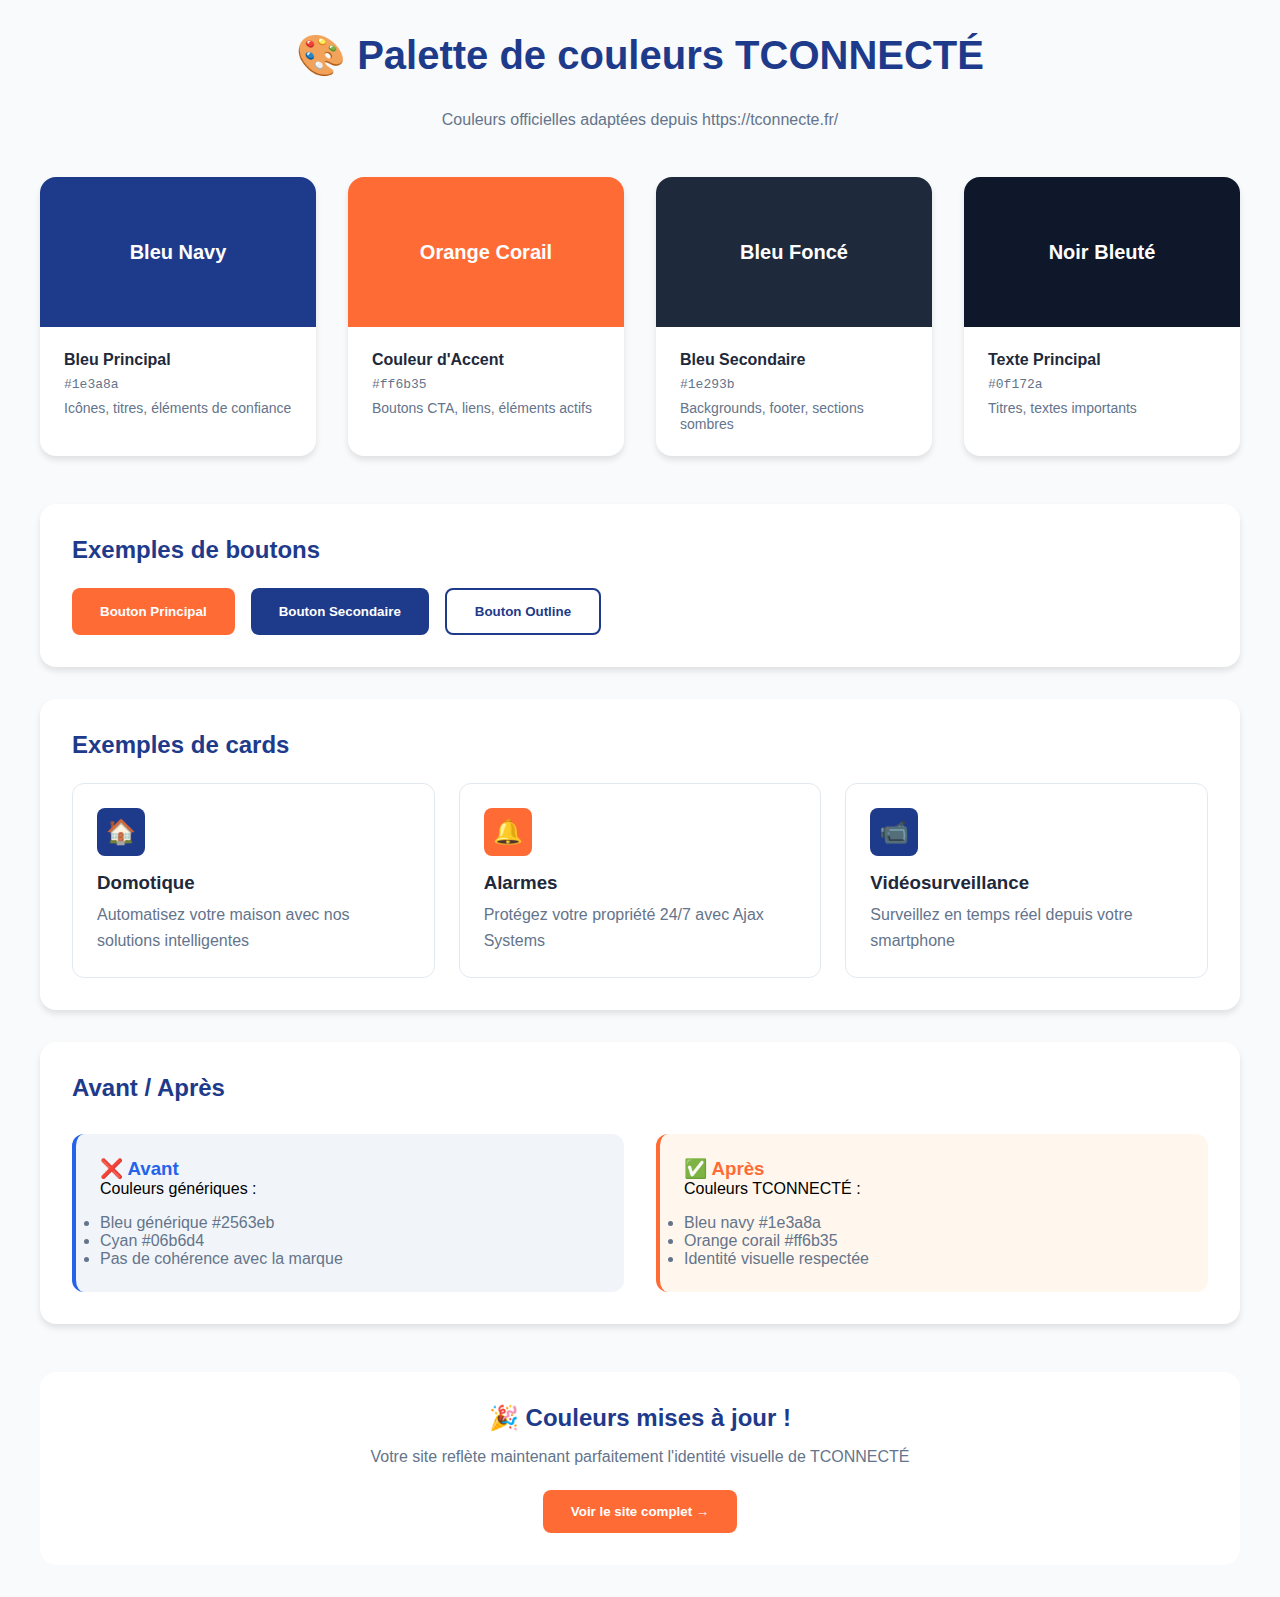
<file: apercu-couleurs.html>
<!DOCTYPE html>
<html lang="fr">
<head>
    <meta charset="UTF-8">
    <meta name="viewport" content="width=device-width, initial-scale=1.0">
    <title>Aperçu des couleurs TCONNECTÉ</title>
    <style>
        * {
            margin: 0;
            padding: 0;
            box-sizing: border-box;
        }
        
        body {
            font-family: -apple-system, BlinkMacSystemFont, 'Segoe UI', sans-serif;
            padding: 2rem;
            background: #f8fafc;
        }
        
        .container {
            max-width: 1200px;
            margin: 0 auto;
        }
        
        h1 {
            text-align: center;
            color: #1e3a8a;
            margin-bottom: 2rem;
            font-size: 2.5rem;
        }
        
        .subtitle {
            text-align: center;
            color: #64748b;
            margin-bottom: 3rem;
        }
        
        .colors-grid {
            display: grid;
            grid-template-columns: repeat(auto-fit, minmax(250px, 1fr));
            gap: 2rem;
            margin-bottom: 3rem;
        }
        
        .color-card {
            background: white;
            border-radius: 1rem;
            overflow: hidden;
            box-shadow: 0 4px 6px rgba(0,0,0,0.1);
        }
        
        .color-preview {
            height: 150px;
            display: flex;
            align-items: center;
            justify-content: center;
            color: white;
            font-weight: bold;
            font-size: 1.25rem;
        }
        
        .color-info {
            padding: 1.5rem;
        }
        
        .color-name {
            font-weight: bold;
            color: #1e293b;
            margin-bottom: 0.5rem;
        }
        
        .color-code {
            font-family: monospace;
            color: #64748b;
            margin-bottom: 0.5rem;
        }
        
        .color-usage {
            font-size: 0.875rem;
            color: #64748b;
        }
        
        .examples {
            margin-top: 3rem;
        }
        
        .example-section {
            background: white;
            padding: 2rem;
            border-radius: 1rem;
            margin-bottom: 2rem;
            box-shadow: 0 4px 6px rgba(0,0,0,0.1);
        }
        
        .example-title {
            color: #1e3a8a;
            margin-bottom: 1.5rem;
            font-size: 1.5rem;
        }
        
        .buttons-demo {
            display: flex;
            gap: 1rem;
            flex-wrap: wrap;
        }
        
        .btn {
            padding: 0.875rem 1.75rem;
            border-radius: 0.5rem;
            font-weight: 600;
            cursor: pointer;
            border: none;
            transition: all 0.3s;
        }
        
        .btn-primary {
            background: #ff6b35;
            color: white;
        }
        
        .btn-primary:hover {
            background: #e55a2a;
            transform: translateY(-2px);
        }
        
        .btn-secondary {
            background: #1e3a8a;
            color: white;
        }
        
        .btn-secondary:hover {
            background: #1e293b;
            transform: translateY(-2px);
        }
        
        .btn-outline {
            background: transparent;
            color: #1e3a8a;
            border: 2px solid #1e3a8a;
        }
        
        .btn-outline:hover {
            background: #1e3a8a;
            color: white;
        }
        
        .cards-demo {
            display: grid;
            grid-template-columns: repeat(auto-fit, minmax(250px, 1fr));
            gap: 1.5rem;
        }
        
        .demo-card {
            padding: 1.5rem;
            border-radius: 0.75rem;
            border: 1px solid #e2e8f0;
            transition: all 0.3s;
        }
        
        .demo-card:hover {
            transform: translateY(-5px);
            box-shadow: 0 10px 20px rgba(0,0,0,0.1);
            border-color: #ff6b35;
        }
        
        .demo-icon {
            width: 3rem;
            height: 3rem;
            background: #1e3a8a;
            color: white;
            border-radius: 0.5rem;
            display: flex;
            align-items: center;
            justify-content: center;
            font-size: 1.5rem;
            margin-bottom: 1rem;
        }
        
        .demo-card.accent .demo-icon {
            background: #ff6b35;
        }
        
        .demo-card h3 {
            color: #1e293b;
            margin-bottom: 0.5rem;
        }
        
        .demo-card p {
            color: #64748b;
            line-height: 1.6;
        }
        
        .comparison {
            display: grid;
            grid-template-columns: 1fr 1fr;
            gap: 2rem;
            margin-top: 2rem;
        }
        
        .comparison-item {
            padding: 1.5rem;
            border-radius: 0.75rem;
        }
        
        .comparison-item.before {
            background: #f1f5f9;
            border-left: 4px solid #2563eb;
        }
        
        .comparison-item.after {
            background: #fff7ed;
            border-left: 4px solid #ff6b35;
        }
        
        @media (max-width: 768px) {
            .comparison {
                grid-template-columns: 1fr;
            }
        }
    </style>
</head>
<body>
    <div class="container">
        <h1>🎨 Palette de couleurs TCONNECTÉ</h1>
        <p class="subtitle">Couleurs officielles adaptées depuis https://tconnecte.fr/</p>
        
        <div class="colors-grid">
            <div class="color-card">
                <div class="color-preview" style="background: #1e3a8a;">
                    Bleu Navy
                </div>
                <div class="color-info">
                    <div class="color-name">Bleu Principal</div>
                    <div class="color-code">#1e3a8a</div>
                    <div class="color-usage">Icônes, titres, éléments de confiance</div>
                </div>
            </div>
            
            <div class="color-card">
                <div class="color-preview" style="background: #ff6b35;">
                    Orange Corail
                </div>
                <div class="color-info">
                    <div class="color-name">Couleur d'Accent</div>
                    <div class="color-code">#ff6b35</div>
                    <div class="color-usage">Boutons CTA, liens, éléments actifs</div>
                </div>
            </div>
            
            <div class="color-card">
                <div class="color-preview" style="background: #1e293b;">
                    Bleu Foncé
                </div>
                <div class="color-info">
                    <div class="color-name">Bleu Secondaire</div>
                    <div class="color-code">#1e293b</div>
                    <div class="color-usage">Backgrounds, footer, sections sombres</div>
                </div>
            </div>
            
            <div class="color-card">
                <div class="color-preview" style="background: #0f172a;">
                    Noir Bleuté
                </div>
                <div class="color-info">
                    <div class="color-name">Texte Principal</div>
                    <div class="color-code">#0f172a</div>
                    <div class="color-usage">Titres, textes importants</div>
                </div>
            </div>
        </div>
        
        <div class="examples">
            <div class="example-section">
                <h2 class="example-title">Exemples de boutons</h2>
                <div class="buttons-demo">
                    <button class="btn btn-primary">Bouton Principal</button>
                    <button class="btn btn-secondary">Bouton Secondaire</button>
                    <button class="btn btn-outline">Bouton Outline</button>
                </div>
            </div>
            
            <div class="example-section">
                <h2 class="example-title">Exemples de cards</h2>
                <div class="cards-demo">
                    <div class="demo-card">
                        <div class="demo-icon">🏠</div>
                        <h3>Domotique</h3>
                        <p>Automatisez votre maison avec nos solutions intelligentes</p>
                    </div>
                    
                    <div class="demo-card accent">
                        <div class="demo-icon">🔔</div>
                        <h3>Alarmes</h3>
                        <p>Protégez votre propriété 24/7 avec Ajax Systems</p>
                    </div>
                    
                    <div class="demo-card">
                        <div class="demo-icon">📹</div>
                        <h3>Vidéosurveillance</h3>
                        <p>Surveillez en temps réel depuis votre smartphone</p>
                    </div>
                </div>
            </div>
            
            <div class="example-section">
                <h2 class="example-title">Avant / Après</h2>
                <div class="comparison">
                    <div class="comparison-item before">
                        <h3 style="color: #2563eb;">❌ Avant</h3>
                        <p>Couleurs génériques :</p>
                        <ul style="margin-top: 1rem; color: #64748b;">
                            <li>Bleu générique #2563eb</li>
                            <li>Cyan #06b6d4</li>
                            <li>Pas de cohérence avec la marque</li>
                        </ul>
                    </div>
                    
                    <div class="comparison-item after">
                        <h3 style="color: #ff6b35;">✅ Après</h3>
                        <p>Couleurs TCONNECTÉ :</p>
                        <ul style="margin-top: 1rem; color: #64748b;">
                            <li>Bleu navy #1e3a8a</li>
                            <li>Orange corail #ff6b35</li>
                            <li>Identité visuelle respectée</li>
                        </ul>
                    </div>
                </div>
            </div>
        </div>
        
        <div style="text-align: center; margin-top: 3rem; padding: 2rem; background: white; border-radius: 1rem;">
            <h2 style="color: #1e3a8a; margin-bottom: 1rem;">🎉 Couleurs mises à jour !</h2>
            <p style="color: #64748b; margin-bottom: 1.5rem;">
                Votre site reflète maintenant parfaitement l'identité visuelle de TCONNECTÉ
            </p>
            <button class="btn btn-primary" onclick="window.location.href='index.html'">
                Voir le site complet →
            </button>
        </div>
    </div>
</body>
</html>
</file>
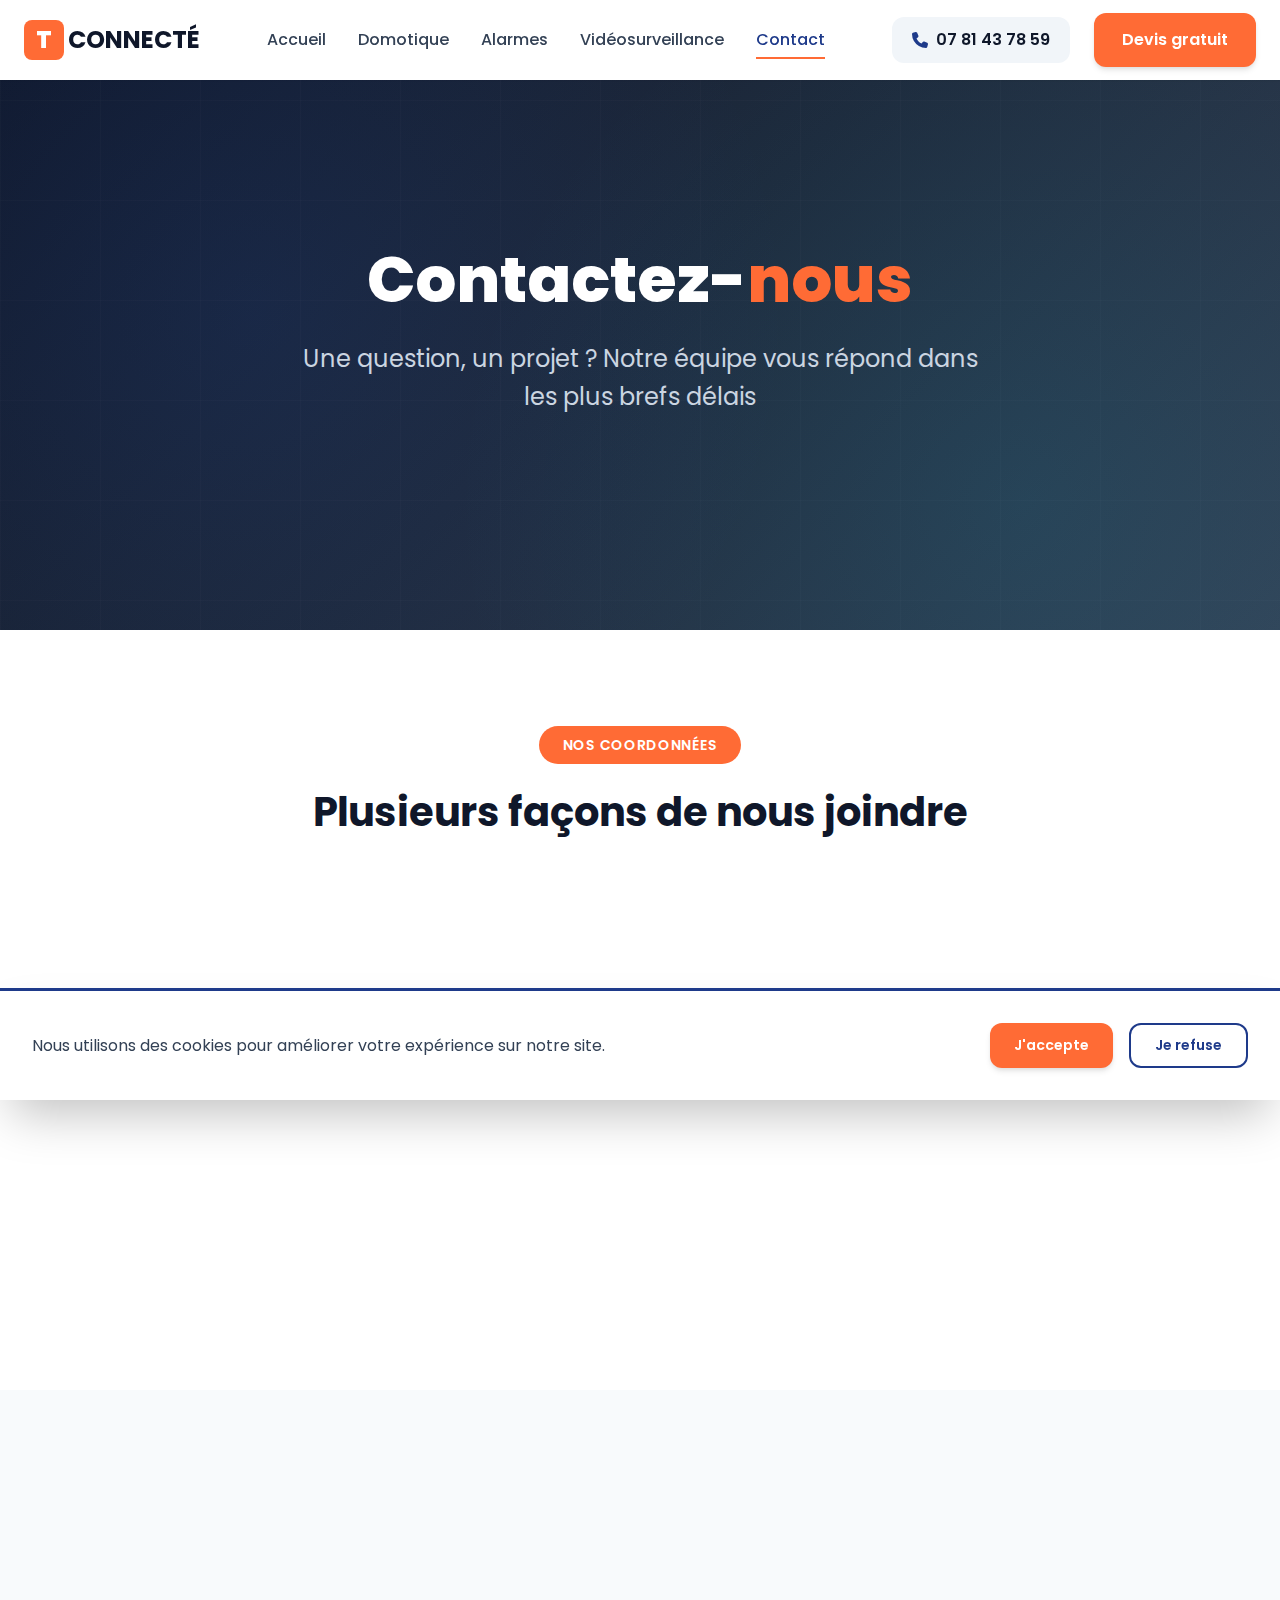
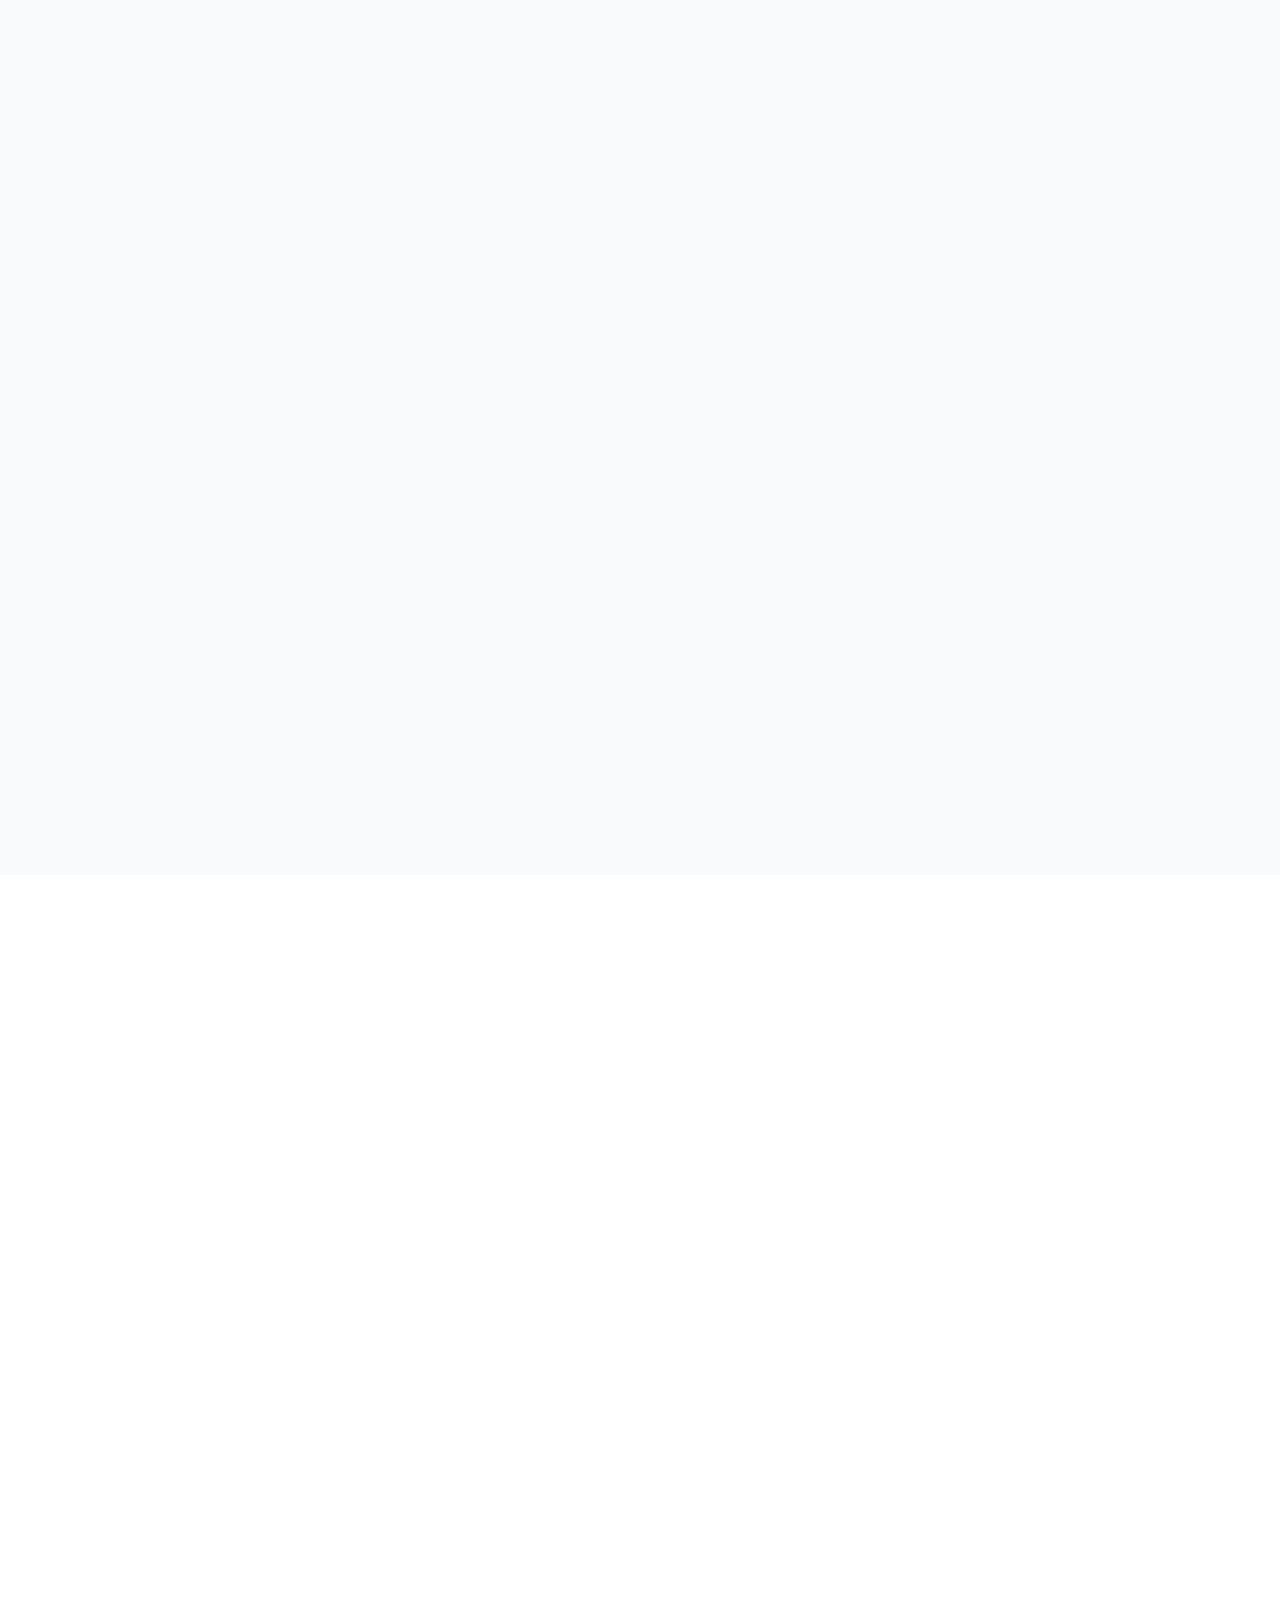
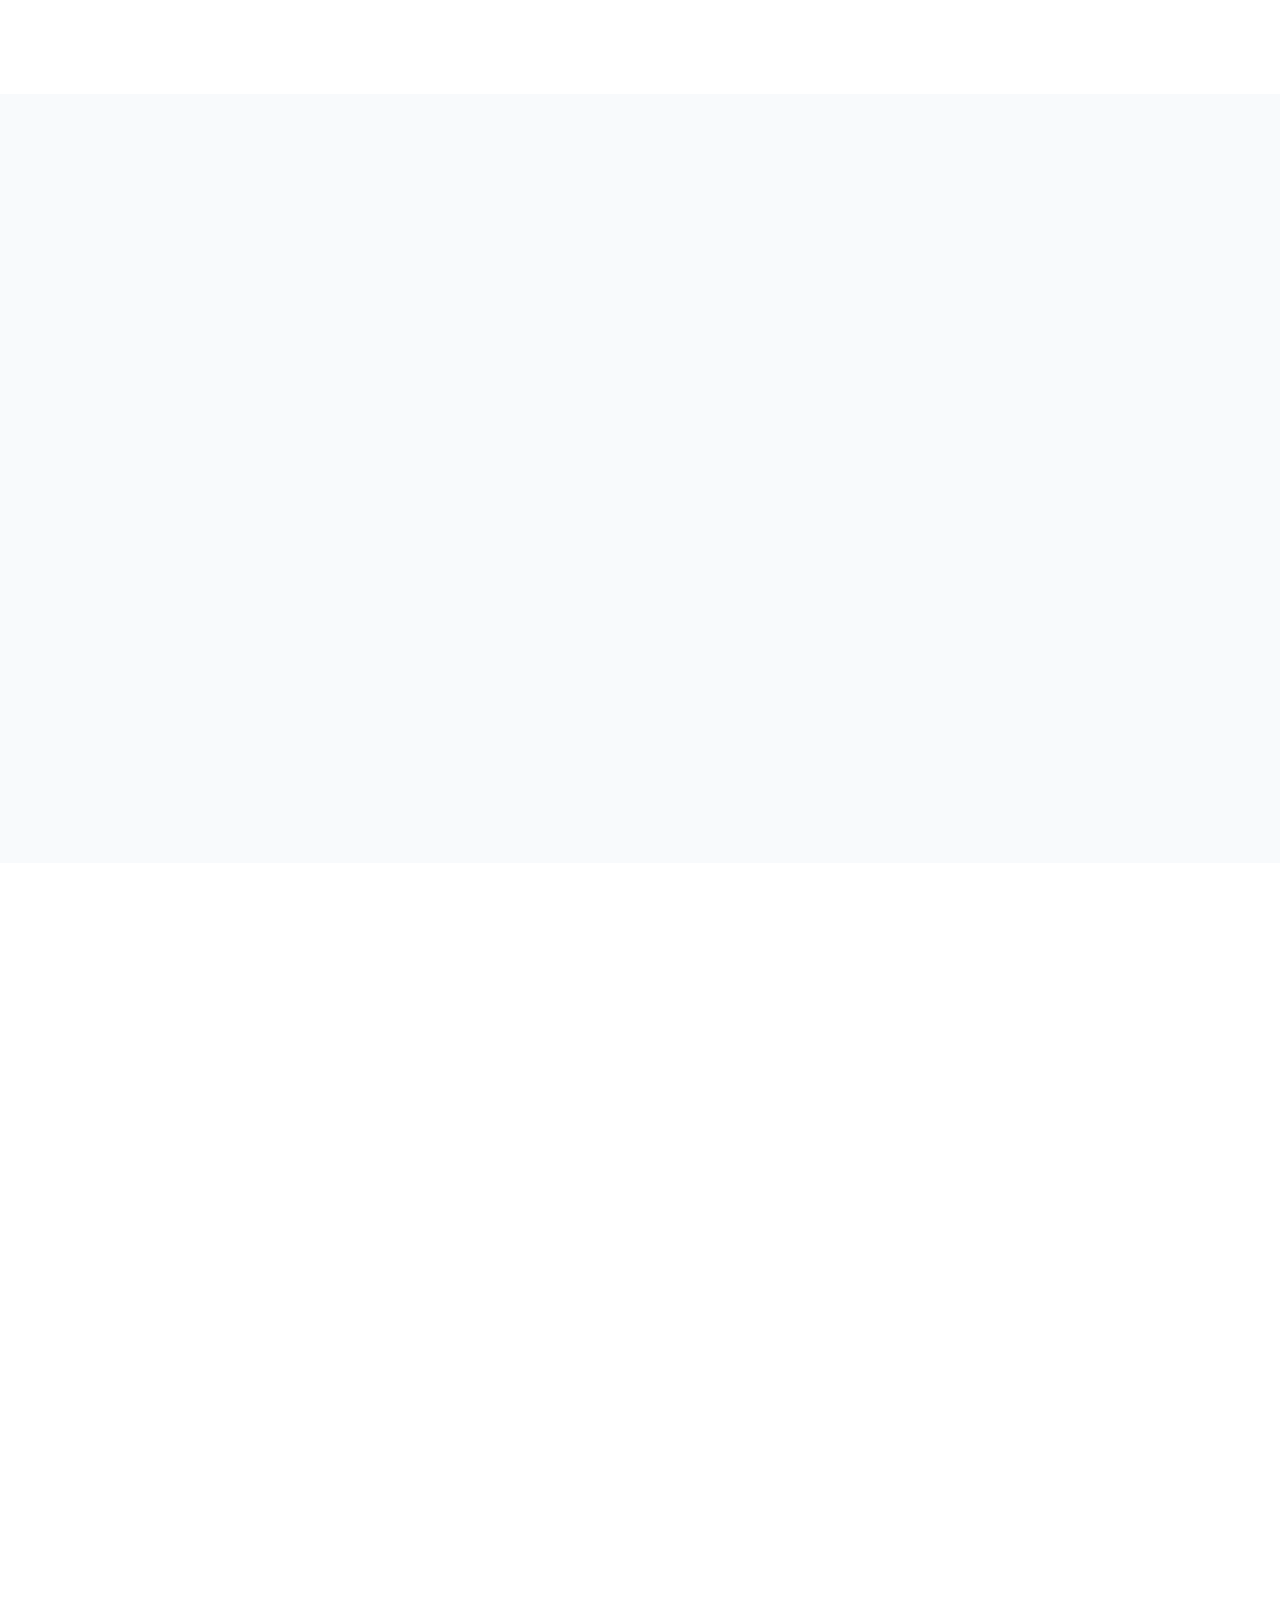
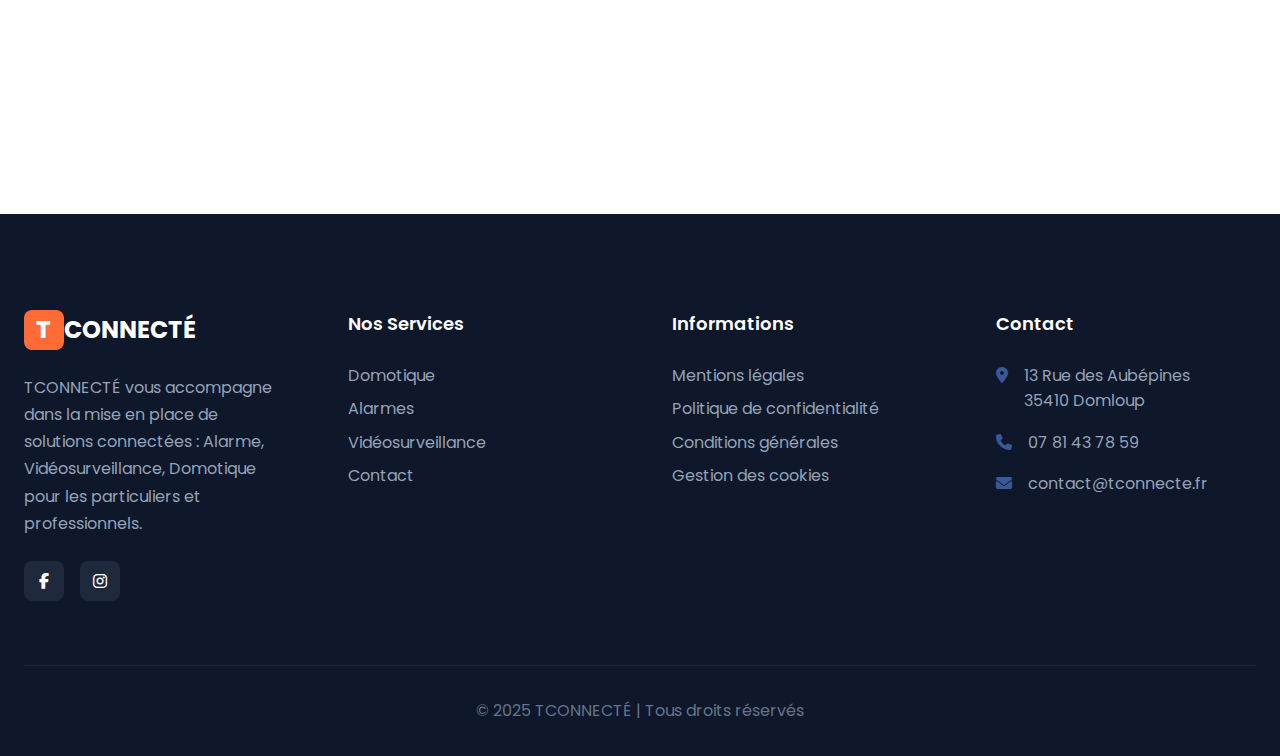
<file: contact.html>
<!DOCTYPE html>
<html lang="fr">
<head>
    <meta charset="UTF-8">
    <meta name="viewport" content="width=device-width, initial-scale=1.0">
    <meta name="description" content="Contactez TCONNECTÉ pour votre projet de domotique, alarme ou vidéosurveillance. Devis gratuit et réponse rapide.">
    <meta name="keywords" content="contact, devis, domotique, alarme, vidéosurveillance, Domloup, Rennes">
    <title>Contact - TCONNECTÉ</title>
    <link rel="stylesheet" href="css/style.css">
    <link rel="preconnect" href="https://fonts.googleapis.com">
    <link rel="preconnect" href="https://fonts.gstatic.com" crossorigin>
    <link href="https://fonts.googleapis.com/css2?family=Poppins:wght@300;400;500;600;700;800&display=swap" rel="stylesheet">
    <link rel="stylesheet" href="https://cdnjs.cloudflare.com/ajax/libs/font-awesome/6.5.1/css/all.min.css">
</head>
<body>
    <!-- Navigation -->
    <nav class="navbar" id="navbar">
        <div class="container">
            <div class="nav-wrapper">
                <a href="index.html" class="logo">
                    <span class="logo-text">T</span>CONNECTÉ
                </a>
                
                <ul class="nav-menu" id="navMenu">
                    <li><a href="index.html" class="nav-link">Accueil</a></li>
                    <li><a href="domotique.html" class="nav-link">Domotique</a></li>
                    <li><a href="alarmes.html" class="nav-link">Alarmes</a></li>
                    <li><a href="videosurveillance.html" class="nav-link">Vidéosurveillance</a></li>
                    <li><a href="contact.html" class="nav-link active">Contact</a></li>
                </ul>

                <div class="nav-actions">
                    <a href="tel:0781437859" class="phone-link">
                        <i class="fas fa-phone"></i>
                        <span>07 81 43 78 59</span>
                    </a>
                    <a href="contact.html" class="btn btn-primary">Devis gratuit</a>
                </div>

                <button class="mobile-menu-toggle" id="mobileMenuToggle">
                    <span></span>
                    <span></span>
                    <span></span>
                </button>
            </div>
        </div>
    </nav>

    <!-- Hero Section -->
    <section class="hero hero-secondary">
        <div class="hero-background">
            <div class="hero-overlay"></div>
        </div>
        <div class="container">
            <div class="hero-content" data-aos="fade-up">
                <h1 class="hero-title">
                    Contactez-<span class="highlight">nous</span>
                </h1>
                <p class="hero-subtitle">
                    Une question, un projet ? Notre équipe vous répond dans les plus brefs délais
                </p>
            </div>
        </div>
    </section>

    <!-- Contact Info Section -->
    <section class="section-padding">
        <div class="container">
            <div class="section-header text-center" data-aos="fade-up">
                <span class="section-tag">Nos coordonnées</span>
                <h2 class="section-title">Plusieurs façons de nous joindre</h2>
            </div>

            <div class="contact-info-grid">
                <div class="contact-info-card" data-aos="fade-up" data-aos-delay="100">
                    <div class="contact-info-icon">
                        <i class="fas fa-phone"></i>
                    </div>
                    <h3>Téléphone</h3>
                    <p>Du lundi au vendredi<br>9h - 18h</p>
                    <a href="tel:0781437859" class="contact-link">07 81 43 78 59</a>
                </div>

                <div class="contact-info-card" data-aos="fade-up" data-aos-delay="200">
                    <div class="contact-info-icon">
                        <i class="fas fa-envelope"></i>
                    </div>
                    <h3>Email</h3>
                    <p>Réponse sous 24h<br>en semaine</p>
                    <a href="mailto:contact@tconnecte.fr" class="contact-link">contact@tconnecte.fr</a>
                </div>

                <div class="contact-info-card" data-aos="fade-up" data-aos-delay="300">
                    <div class="contact-info-icon">
                        <i class="fas fa-map-marker-alt"></i>
                    </div>
                    <h3>Adresse</h3>
                    <p>13 Rue des Aubépines<br>35410 Domloup</p>
                    <a href="https://maps.google.com/?q=13+Rue+des+Aubépines+35410+Domloup" target="_blank" class="contact-link">Voir sur la carte</a>
                </div>
            </div>
        </div>
    </section>

    <!-- Contact Form Section -->
    <section class="section-padding bg-light">
        <div class="container">
            <div class="contact-form-wrapper">
                <div class="section-header text-center" data-aos="fade-up">
                    <span class="section-tag">Formulaire de contact</span>
                    <h2 class="section-title">Envoyez-nous un message</h2>
                    <p class="section-description">
                        Remplissez le formulaire ci-dessous et nous vous répondrons dans les plus brefs délais
                    </p>
                </div>

                <form class="contact-form" data-aos="fade-up" data-aos-delay="100">
                    <div class="form-grid">
                        <div class="form-group">
                            <label for="prenom">Prénom <span class="required">*</span></label>
                            <input 
                                type="text" 
                                id="prenom" 
                                name="prenom" 
                                class="form-control" 
                                placeholder="Jean" 
                                required
                            >
                        </div>

                        <div class="form-group">
                            <label for="nom">Nom <span class="required">*</span></label>
                            <input 
                                type="text" 
                                id="nom" 
                                name="nom" 
                                class="form-control" 
                                placeholder="Dupont" 
                                required
                            >
                        </div>
                    </div>

                    <div class="form-grid">
                        <div class="form-group">
                            <label for="email">Email <span class="required">*</span></label>
                            <input 
                                type="email" 
                                id="email" 
                                name="email" 
                                class="form-control" 
                                placeholder="jean.dupont@exemple.fr" 
                                required
                            >
                        </div>

                        <div class="form-group">
                            <label for="telephone">Téléphone</label>
                            <input 
                                type="tel" 
                                id="telephone" 
                                name="telephone" 
                                class="form-control" 
                                placeholder="06 12 34 56 78"
                            >
                        </div>
                    </div>

                    <div class="form-group">
                        <label for="sujet">Sujet <span class="required">*</span></label>
                        <select id="sujet" name="sujet" class="form-control" required>
                            <option value="">Sélectionnez un sujet</option>
                            <option value="domotique">Domotique</option>
                            <option value="alarme">Alarme</option>
                            <option value="videosurveillance">Vidéosurveillance</option>
                            <option value="devis">Demande de devis</option>
                            <option value="sav">Service après-vente</option>
                            <option value="autre">Autre</option>
                        </select>
                    </div>

                    <div class="form-group">
                        <label for="message">Message <span class="required">*</span></label>
                        <textarea 
                            id="message" 
                            name="message" 
                            class="form-control" 
                            placeholder="Décrivez votre projet ou votre demande..." 
                            required
                        ></textarea>
                    </div>

                    <div class="checkbox-group">
                        <input type="checkbox" id="rgpd" name="rgpd" required>
                        <label for="rgpd">
                            J'accepte que mes données soient utilisées dans le cadre de ma demande. 
                            Voir la <a href="#">politique de confidentialité</a>. <span class="required">*</span>
                        </label>
                    </div>

                    <div class="form-submit">
                        <button type="submit" class="btn btn-primary btn-lg">
                            <i class="fas fa-paper-plane"></i>
                            Envoyer le message
                        </button>
                    </div>
                </form>
            </div>
        </div>
    </section>

    <!-- Map Section -->
    <section class="section-padding">
        <div class="container">
            <div class="section-header text-center" data-aos="fade-up">
                <span class="section-tag">Localisation</span>
                <h2 class="section-title">Où nous trouver</h2>
                <p class="section-description">
                    Nous intervenons à Domloup et dans toute la région de Rennes
                </p>
            </div>

            <div class="map-container" data-aos="fade-up" data-aos-delay="100">
                <iframe 
                    src="https://www.google.com/maps/embed?pb=!1m18!1m12!1m3!1d2667.8!2d-1.5!3d48.1!2m3!1f0!2f0!3f0!3m2!1i1024!2i768!4f13.1!3m3!1m2!1s0x0%3A0x0!2zNDjCsDA2JzAwLjAiTiAxwrAzMCcwMC4wIlc!5e0!3m2!1sfr!2sfr!4v1234567890"
                    allowfullscreen="" 
                    loading="lazy" 
                    referrerpolicy="no-referrer-when-downgrade"
                    title="Localisation TCONNECTÉ">
                </iframe>
            </div>
        </div>
    </section>

    <!-- Service Areas Section -->
    <section class="section-padding bg-light">
        <div class="container">
            <div class="section-header text-center" data-aos="fade-up">
                <span class="section-tag">Zone d'intervention</span>
                <h2 class="section-title">Nous intervenons dans toute la région</h2>
            </div>

            <div class="service-areas" data-aos="fade-up" data-aos-delay="100">
                <div class="areas-list">
                    <div class="area-item">
                        <i class="fas fa-map-pin"></i>
                        <span>Domloup</span>
                    </div>
                    <div class="area-item">
                        <i class="fas fa-map-pin"></i>
                        <span>Rennes</span>
                    </div>
                    <div class="area-item">
                        <i class="fas fa-map-pin"></i>
                        <span>Châteaugiron</span>
                    </div>
                    <div class="area-item">
                        <i class="fas fa-map-pin"></i>
                        <span>Chantepie</span>
                    </div>
                    <div class="area-item">
                        <i class="fas fa-map-pin"></i>
                        <span>Vern-sur-Seiche</span>
                    </div>
                    <div class="area-item">
                        <i class="fas fa-map-pin"></i>
                        <span>Cesson-Sévigné</span>
                    </div>
                    <div class="area-item">
                        <i class="fas fa-map-pin"></i>
                        <span>Saint-Grégoire</span>
                    </div>
                    <div class="area-item">
                        <i class="fas fa-map-pin"></i>
                        <span>Noyal-sur-Vilaine</span>
                    </div>
                    <div class="area-item">
                        <i class="fas fa-map-pin"></i>
                        <span>Bourgbarré</span>
                    </div>
                    <div class="area-item">
                        <i class="fas fa-map-pin"></i>
                        <span>Argentré-du-Plessis</span>
                    </div>
                    <div class="area-item">
                        <i class="fas fa-map-pin"></i>
                        <span>Vitré</span>
                    </div>
                    <div class="area-item">
                        <i class="fas fa-map-pin"></i>
                        <span>Brécé</span>
                    </div>
                </div>
                <p class="areas-note">
                    <i class="fas fa-info-circle"></i>
                    Vous ne trouvez pas votre ville ? Contactez-nous, nous intervenons également dans les communes environnantes.
                </p>
            </div>
        </div>
    </section>

    <!-- FAQ Section -->
    <section class="section-padding">
        <div class="container">
            <div class="section-header text-center" data-aos="fade-up">
                <span class="section-tag">Questions fréquentes</span>
                <h2 class="section-title">Vous avez des questions ?</h2>
            </div>

            <div class="faq-container">
                <div class="faq-item" data-aos="fade-up" data-aos-delay="100">
                    <div class="faq-question">
                        <h3>Proposez-vous des devis gratuits ?</h3>
                        <i class="fas fa-chevron-down"></i>
                    </div>
                    <div class="faq-answer">
                        <p>Oui, tous nos devis sont gratuits et sans engagement. Nous nous déplaçons chez vous pour évaluer vos besoins et vous proposer la solution la plus adaptée à votre budget.</p>
                    </div>
                </div>

                <div class="faq-item" data-aos="fade-up" data-aos-delay="200">
                    <div class="faq-question">
                        <h3>Quels sont vos délais d'intervention ?</h3>
                        <i class="fas fa-chevron-down"></i>
                    </div>
                    <div class="faq-answer">
                        <p>Nous nous efforçons de répondre à toutes les demandes dans les 24 à 48h. Pour les installations, les délais varient selon la complexité du projet, généralement entre 1 et 3 semaines après validation du devis.</p>
                    </div>
                </div>

                <div class="faq-item" data-aos="fade-up" data-aos-delay="300">
                    <div class="faq-question">
                        <h3>Assurez-vous le service après-vente ?</h3>
                        <i class="fas fa-chevron-down"></i>
                    </div>
                    <div class="faq-answer">
                        <p>Absolument ! Nous assurons le SAV de toutes nos installations. Nos équipements sont garantis et nous restons disponibles pour toute assistance technique ou dépannage.</p>
                    </div>
                </div>

                <div class="faq-item" data-aos="fade-up" data-aos-delay="400">
                    <div class="faq-question">
                        <h3>Puis-je financer mon installation ?</h3>
                        <i class="fas fa-chevron-down"></i>
                    </div>
                    <div class="faq-answer">
                        <p>Oui, nous proposons des solutions de financement adaptées à votre budget. Contactez-nous pour en savoir plus sur les options disponibles.</p>
                    </div>
                </div>

                <div class="faq-item" data-aos="fade-up" data-aos-delay="500">
                    <div class="faq-question">
                        <h3>Intervenez-vous chez les professionnels ?</h3>
                        <i class="fas fa-chevron-down"></i>
                    </div>
                    <div class="faq-answer">
                        <p>Oui, nous intervenons aussi bien chez les particuliers que chez les professionnels : commerces, bureaux, entrepôts, etc. Nos solutions s'adaptent à tous les types de bâtiments.</p>
                    </div>
                </div>
            </div>
        </div>
    </section>

    <!-- Footer -->
    <footer class="footer">
        <div class="container">
            <div class="footer-content">
                <div class="footer-column">
                    <div class="footer-logo">
                        <span class="logo-text">T</span>CONNECTÉ
                    </div>
                    <p class="footer-description">
                        TCONNECTÉ vous accompagne dans la mise en place de solutions connectées : Alarme, Vidéosurveillance, Domotique pour les particuliers et professionnels.
                    </p>
                    <div class="social-links">
                        <a href="https://www.facebook.com/TCONNECTE/" target="_blank" aria-label="Facebook">
                            <i class="fab fa-facebook-f"></i>
                        </a>
                        <a href="https://www.instagram.com/t_connecte/" target="_blank" aria-label="Instagram">
                            <i class="fab fa-instagram"></i>
                        </a>
                    </div>
                </div>

                <div class="footer-column">
                    <h4>Nos Services</h4>
                    <ul class="footer-links">
                        <li><a href="domotique.html">Domotique</a></li>
                        <li><a href="alarmes.html">Alarmes</a></li>
                        <li><a href="videosurveillance.html">Vidéosurveillance</a></li>
                        <li><a href="contact.html">Contact</a></li>
                    </ul>
                </div>

                <div class="footer-column">
                    <h4>Informations</h4>
                    <ul class="footer-links">
                        <li><a href="#">Mentions légales</a></li>
                        <li><a href="#">Politique de confidentialité</a></li>
                        <li><a href="#">Conditions générales</a></li>
                        <li><a href="#">Gestion des cookies</a></li>
                    </ul>
                </div>

                <div class="footer-column">
                    <h4>Contact</h4>
                    <ul class="footer-contact">
                        <li>
                            <i class="fas fa-map-marker-alt"></i>
                            <span>13 Rue des Aubépines<br>35410 Domloup</span>
                        </li>
                        <li>
                            <i class="fas fa-phone"></i>
                            <a href="tel:0781437859">07 81 43 78 59</a>
                        </li>
                        <li>
                            <i class="fas fa-envelope"></i>
                            <a href="mailto:contact@tconnecte.fr">contact@tconnecte.fr</a>
                        </li>
                    </ul>
                </div>
            </div>

            <div class="footer-bottom">
                <p>&copy; 2025 TCONNECTÉ | Tous droits réservés</p>
            </div>
        </div>
    </footer>

    <!-- Scripts -->
    <script src="js/main.js"></script>
</body>
</html>
</file>
<file: css/style.css>
/* ==========================================
   TCONNECTÉ - Premium Design System
   ========================================== */

/* ==========================================
   1. CSS VARIABLES & RESET
   ========================================== */

:root {
    /* Colors - T-connecté Brand Colors */
    --primary-color: #1e3a8a;
    --primary-dark: #1e293b;
    --primary-light: #3b5998;
    --secondary-color: #0f172a;
    --accent-color: #ff6b35;
    
    /* Neutrals */
    --white: #ffffff;
    --gray-50: #f8fafc;
    --gray-100: #f1f5f9;
    --gray-200: #e2e8f0;
    --gray-300: #cbd5e1;
    --gray-400: #94a3b8;
    --gray-500: #64748b;
    --gray-600: #475569;
    --gray-700: #334155;
    --gray-800: #1e293b;
    --gray-900: #0f172a;
    
    /* Semantic Colors */
    --success: #22c55e;
    --warning: #f59e0b;
    --error: #ef4444;
    --orange-accent: #ff6b35;
    --blue-navy: #1e3a8a;
    
    /* Typography */
    --font-primary: 'Poppins', -apple-system, BlinkMacSystemFont, 'Segoe UI', sans-serif;
    --font-weight-light: 300;
    --font-weight-regular: 400;
    --font-weight-medium: 500;
    --font-weight-semibold: 600;
    --font-weight-bold: 700;
    --font-weight-extrabold: 800;
    
    /* Spacing */
    --spacing-xs: 0.5rem;
    --spacing-sm: 1rem;
    --spacing-md: 1.5rem;
    --spacing-lg: 2rem;
    --spacing-xl: 3rem;
    --spacing-2xl: 4rem;
    --spacing-3xl: 6rem;
    
    /* Border Radius */
    --radius-sm: 0.375rem;
    --radius-md: 0.5rem;
    --radius-lg: 0.75rem;
    --radius-xl: 1rem;
    --radius-2xl: 1.5rem;
    --radius-full: 9999px;
    
    /* Shadows */
    --shadow-sm: 0 1px 2px 0 rgba(0, 0, 0, 0.05);
    --shadow-md: 0 4px 6px -1px rgba(0, 0, 0, 0.1), 0 2px 4px -1px rgba(0, 0, 0, 0.06);
    --shadow-lg: 0 10px 15px -3px rgba(0, 0, 0, 0.1), 0 4px 6px -2px rgba(0, 0, 0, 0.05);
    --shadow-xl: 0 20px 25px -5px rgba(0, 0, 0, 0.1), 0 10px 10px -5px rgba(0, 0, 0, 0.04);
    --shadow-2xl: 0 25px 50px -12px rgba(0, 0, 0, 0.25);
    
    /* Transitions */
    --transition-fast: 150ms ease-in-out;
    --transition-base: 300ms ease-in-out;
    --transition-slow: 500ms ease-in-out;
    
    /* Layout */
    --container-max-width: 1280px;
    --navbar-height: 80px;
}

/* Reset & Base Styles */
* {
    margin: 0;
    padding: 0;
    box-sizing: border-box;
}

html {
    scroll-behavior: smooth;
    font-size: 16px;
}

body {
    font-family: var(--font-primary);
    font-weight: var(--font-weight-regular);
    line-height: 1.6;
    color: var(--gray-700);
    background-color: var(--white);
    overflow-x: hidden;
}

img {
    max-width: 100%;
    height: auto;
    display: block;
}

a {
    text-decoration: none;
    color: inherit;
    transition: all var(--transition-base);
}

ul, ol {
    list-style: none;
}

button {
    font-family: inherit;
    cursor: pointer;
    border: none;
    background: none;
}

/* ==========================================
   2. UTILITY CLASSES
   ========================================== */

.container {
    max-width: var(--container-max-width);
    margin: 0 auto;
    padding: 0 var(--spacing-md);
}

.section-padding {
    padding: var(--spacing-3xl) 0;
}

.bg-light {
    background-color: var(--gray-50);
}

.text-center {
    text-align: center;
}

/* Section Headers */
.section-header {
    margin-bottom: var(--spacing-2xl);
}

.section-tag {
    display: inline-block;
    padding: var(--spacing-xs) var(--spacing-md);
    background: var(--accent-color);
    color: var(--white);
    font-size: 0.875rem;
    font-weight: var(--font-weight-semibold);
    text-transform: uppercase;
    letter-spacing: 0.05em;
    border-radius: var(--radius-full);
    margin-bottom: var(--spacing-md);
}

.section-title {
    font-size: clamp(1.875rem, 4vw, 2.5rem);
    font-weight: var(--font-weight-bold);
    color: var(--gray-900);
    line-height: 1.2;
    margin-bottom: var(--spacing-md);
}

.section-description {
    font-size: 1.125rem;
    color: var(--gray-600);
    max-width: 700px;
    margin: 0 auto;
}

/* ==========================================
   3. BUTTONS
   ========================================== */

.btn {
    display: inline-flex;
    align-items: center;
    gap: var(--spacing-xs);
    padding: 0.875rem 1.75rem;
    font-size: 1rem;
    font-weight: var(--font-weight-semibold);
    border-radius: var(--radius-lg);
    transition: all var(--transition-base);
    cursor: pointer;
    text-align: center;
    white-space: nowrap;
}

.btn-primary {
    background: var(--accent-color);
    color: var(--white);
    box-shadow: var(--shadow-md);
}

.btn-primary:hover {
    transform: translateY(-2px);
    box-shadow: var(--shadow-xl);
}

.btn-outline {
    background: transparent;
    color: var(--primary-color);
    border: 2px solid var(--primary-color);
}

.btn-outline:hover {
    background: var(--primary-color);
    color: var(--white);
}

.btn-white {
    background: var(--white);
    color: var(--primary-color);
    box-shadow: var(--shadow-md);
}

.btn-white:hover {
    transform: translateY(-2px);
    box-shadow: var(--shadow-xl);
}

.btn-outline-white {
    background: transparent;
    color: var(--white);
    border: 2px solid var(--white);
}

.btn-outline-white:hover {
    background: var(--white);
    color: var(--primary-color);
}

.btn-lg {
    padding: 1.125rem 2.25rem;
    font-size: 1.125rem;
}

/* ==========================================
   4. NAVIGATION
   ========================================== */

.navbar {
    position: fixed;
    top: 0;
    left: 0;
    right: 0;
    background: var(--white);
    box-shadow: var(--shadow-sm);
    z-index: 1000;
    transition: all var(--transition-base);
}

.navbar.scrolled {
    box-shadow: var(--shadow-lg);
}

.nav-wrapper {
    display: flex;
    align-items: center;
    justify-content: space-between;
    height: var(--navbar-height);
    gap: var(--spacing-lg);
}

.logo {
    font-size: 1.5rem;
    font-weight: var(--font-weight-bold);
    color: var(--gray-900);
    display: flex;
    align-items: center;
    gap: 0.25rem;
}

.logo-text {
    display: inline-flex;
    align-items: center;
    justify-content: center;
    width: 2.5rem;
    height: 2.5rem;
    background: var(--accent-color);
    color: var(--white);
    border-radius: var(--radius-md);
    font-weight: var(--font-weight-extrabold);
}

.nav-menu {
    display: flex;
    align-items: center;
    gap: var(--spacing-lg);
}

.nav-link {
    font-weight: var(--font-weight-medium);
    color: var(--gray-700);
    position: relative;
    padding: 0.5rem 0;
}

.nav-link::after {
    content: '';
    position: absolute;
    bottom: 0;
    left: 0;
    width: 0;
    height: 2px;
    background: var(--accent-color);
    transition: width var(--transition-base);
}

.nav-link:hover,
.nav-link.active {
    color: var(--primary-color);
}

.nav-link:hover::after,
.nav-link.active::after {
    width: 100%;
}

.nav-actions {
    display: flex;
    align-items: center;
    gap: var(--spacing-md);
}

.phone-link {
    display: flex;
    align-items: center;
    gap: var(--spacing-xs);
    padding: 0.625rem 1.25rem;
    background: var(--gray-100);
    color: var(--gray-900);
    font-weight: var(--font-weight-semibold);
    border-radius: var(--radius-lg);
    transition: all var(--transition-base);
}

.phone-link:hover {
    background: var(--gray-200);
}

.phone-link i {
    color: var(--primary-color);
}

.mobile-menu-toggle {
    display: none;
    flex-direction: column;
    gap: 0.375rem;
    padding: 0.5rem;
}

.mobile-menu-toggle span {
    width: 1.5rem;
    height: 2px;
    background: var(--gray-900);
    transition: all var(--transition-base);
}

/* ==========================================
   5. HERO SECTION
   ========================================== */

.hero {
    position: relative;
    min-height: 100vh;
    display: flex;
    align-items: center;
    padding-top: var(--navbar-height);
    overflow: hidden;
}

.hero-background {
    position: absolute;
    inset: 0;
    background: linear-gradient(135deg, #0f172a 0%, #1e293b 50%, #334155 100%);
    z-index: -1;
}

.hero-background::before {
    content: '';
    position: absolute;
    inset: 0;
    background-image: 
        radial-gradient(circle at 20% 50%, rgba(37, 99, 235, 0.1) 0%, transparent 50%),
        radial-gradient(circle at 80% 80%, rgba(6, 182, 212, 0.1) 0%, transparent 50%);
}

.hero-overlay {
    position: absolute;
    inset: 0;
    background: url('data:image/svg+xml,<svg width="100" height="100" xmlns="http://www.w3.org/2000/svg"><defs><pattern id="grid" width="100" height="100" patternUnits="userSpaceOnUse"><path d="M 100 0 L 0 0 0 100" fill="none" stroke="rgba(255,255,255,0.03)" stroke-width="1"/></pattern></defs><rect width="100" height="100" fill="url(%23grid)"/></svg>');
}

.hero-content {
    position: relative;
    z-index: 1;
    max-width: 900px;
    margin: 0 auto;
    text-align: center;
    padding: var(--spacing-2xl) 0;
}

.hero-title {
    font-size: clamp(2.5rem, 6vw, 4rem);
    font-weight: var(--font-weight-extrabold);
    color: var(--white);
    line-height: 1.1;
    margin-bottom: var(--spacing-md);
}

.hero-title .highlight {
    color: var(--accent-color);
}

.hero-subtitle {
    font-size: clamp(1.125rem, 2vw, 1.5rem);
    color: var(--gray-300);
    margin-bottom: var(--spacing-xl);
    max-width: 700px;
    margin-left: auto;
    margin-right: auto;
}

.hero-cta {
    display: flex;
    flex-wrap: wrap;
    gap: var(--spacing-md);
    justify-content: center;
    margin-bottom: var(--spacing-2xl);
}

.hero-stats {
    display: flex;
    justify-content: center;
    gap: var(--spacing-2xl);
    flex-wrap: wrap;
    margin-top: var(--spacing-2xl);
}

.stat-item {
    text-align: center;
}

.stat-number {
    font-size: 2.5rem;
    font-weight: var(--font-weight-extrabold);
    color: var(--accent-color);
    line-height: 1;
    margin-bottom: var(--spacing-xs);
}

.stat-label {
    font-size: 0.875rem;
    color: var(--gray-400);
    text-transform: uppercase;
    letter-spacing: 0.05em;
}

.scroll-indicator {
    position: absolute;
    bottom: var(--spacing-lg);
    left: 50%;
    transform: translateX(-50%);
    width: 2rem;
    height: 3rem;
    border: 2px solid rgba(255, 255, 255, 0.3);
    border-radius: var(--radius-full);
    display: flex;
    justify-content: center;
    padding-top: 0.5rem;
}

.scroll-indicator span {
    width: 0.25rem;
    height: 0.5rem;
    background: var(--white);
    border-radius: var(--radius-full);
    animation: scroll 2s infinite;
}

@keyframes scroll {
    0%, 20% {
        transform: translateY(0);
        opacity: 0;
    }
    50% {
        opacity: 1;
    }
    100% {
        transform: translateY(1rem);
        opacity: 0;
    }
}

/* ==========================================
   6. BENEFITS SECTION
   ========================================== */

.benefits-grid {
    display: grid;
    grid-template-columns: repeat(auto-fit, minmax(300px, 1fr));
    gap: var(--spacing-lg);
}

.benefit-card {
    background: var(--white);
    padding: var(--spacing-xl);
    border-radius: var(--radius-xl);
    box-shadow: var(--shadow-md);
    transition: all var(--transition-base);
    border: 1px solid var(--gray-200);
}

.benefit-card:hover {
    transform: translateY(-8px);
    box-shadow: var(--shadow-2xl);
    border-color: var(--primary-color);
}

.benefit-icon {
    width: 4rem;
    height: 4rem;
    display: flex;
    align-items: center;
    justify-content: center;
    background: var(--primary-color);
    color: var(--white);
    font-size: 1.75rem;
    border-radius: var(--radius-xl);
    margin-bottom: var(--spacing-md);
}

.benefit-card h3 {
    font-size: 1.375rem;
    font-weight: var(--font-weight-bold);
    color: var(--gray-900);
    margin-bottom: var(--spacing-sm);
}

.benefit-card p {
    color: var(--gray-600);
    line-height: 1.7;
}

/* ==========================================
   7. SERVICES SECTION
   ========================================== */

.services-grid {
    display: grid;
    grid-template-columns: repeat(auto-fit, minmax(350px, 1fr));
    gap: var(--spacing-xl);
}

.service-card {
    background: var(--white);
    border-radius: var(--radius-2xl);
    overflow: hidden;
    box-shadow: var(--shadow-lg);
    transition: all var(--transition-base);
}

.service-card:hover {
    transform: translateY(-12px);
    box-shadow: var(--shadow-2xl);
}

.service-image {
    position: relative;
    height: 280px;
    overflow: hidden;
}

.service-image img {
    width: 100%;
    height: 100%;
    object-fit: cover;
    transition: transform var(--transition-slow);
}

.service-card:hover .service-image img {
    transform: scale(1.1);
}

.service-overlay {
    position: absolute;
    inset: 0;
    background: linear-gradient(to top, rgba(0, 0, 0, 0.7), transparent);
    display: flex;
    align-items: flex-end;
    justify-content: center;
    padding: var(--spacing-lg);
    opacity: 0;
    transition: opacity var(--transition-base);
}

.service-card:hover .service-overlay {
    opacity: 1;
}

.service-content {
    padding: var(--spacing-xl);
}

.service-icon {
    width: 3.5rem;
    height: 3.5rem;
    display: flex;
    align-items: center;
    justify-content: center;
    background: var(--accent-color);
    color: var(--white);
    font-size: 1.5rem;
    border-radius: var(--radius-lg);
    margin-bottom: var(--spacing-md);
}

.service-content h3 {
    font-size: 1.5rem;
    font-weight: var(--font-weight-bold);
    color: var(--gray-900);
    margin-bottom: var(--spacing-sm);
}

.service-content > p {
    color: var(--gray-600);
    margin-bottom: var(--spacing-md);
    line-height: 1.7;
}

.service-features {
    margin-bottom: var(--spacing-md);
}

.service-features li {
    display: flex;
    align-items: center;
    gap: var(--spacing-xs);
    color: var(--gray-700);
    margin-bottom: var(--spacing-xs);
}

.service-features i {
    color: var(--success);
    font-size: 0.875rem;
}

.service-link {
    display: inline-flex;
    align-items: center;
    gap: var(--spacing-xs);
    color: var(--primary-color);
    font-weight: var(--font-weight-semibold);
    transition: gap var(--transition-base);
}

.service-link:hover {
    gap: var(--spacing-sm);
}

/* ==========================================
   8. HOW IT WORKS SECTION
   ========================================== */

.steps-container {
    display: grid;
    gap: var(--spacing-xl);
    max-width: 900px;
    margin: 0 auto;
}

.step-item {
    display: grid;
    grid-template-columns: auto 1fr;
    gap: var(--spacing-lg);
    align-items: start;
}

.step-number {
    font-size: 3rem;
    font-weight: var(--font-weight-extrabold);
    color: var(--accent-color);
    line-height: 1;
}

.step-content {
    background: var(--white);
    padding: var(--spacing-xl);
    border-radius: var(--radius-xl);
    box-shadow: var(--shadow-md);
    border-left: 4px solid var(--primary-color);
}

.step-icon {
    width: 3rem;
    height: 3rem;
    display: flex;
    align-items: center;
    justify-content: center;
    background: var(--primary-color);
    color: var(--white);
    font-size: 1.25rem;
    border-radius: var(--radius-lg);
    margin-bottom: var(--spacing-md);
}

.step-content h3 {
    font-size: 1.375rem;
    font-weight: var(--font-weight-bold);
    color: var(--gray-900);
    margin-bottom: var(--spacing-sm);
}

.step-content p {
    color: var(--gray-600);
    line-height: 1.7;
}

/* ==========================================
   9. TRUST SECTION
   ========================================== */

.trust-content {
    display: grid;
    grid-template-columns: repeat(auto-fit, minmax(400px, 1fr));
    gap: var(--spacing-2xl);
    align-items: center;
}

.trust-text h2 {
    font-size: 2rem;
    font-weight: var(--font-weight-bold);
    color: var(--gray-900);
    margin-bottom: var(--spacing-md);
}

.trust-text p {
    color: var(--gray-600);
    line-height: 1.7;
    margin-bottom: var(--spacing-lg);
}

.trust-features {
    display: grid;
    gap: var(--spacing-sm);
    margin-bottom: var(--spacing-lg);
}

.trust-feature {
    display: flex;
    align-items: center;
    gap: var(--spacing-sm);
    color: var(--gray-700);
}

.trust-feature i {
    color: var(--success);
    font-size: 1.25rem;
}

.trust-image {
    position: relative;
    border-radius: var(--radius-2xl);
    overflow: hidden;
    box-shadow: var(--shadow-2xl);
}

.trust-image img {
    width: 100%;
    height: auto;
}

.trust-badge {
    position: absolute;
    top: var(--spacing-lg);
    right: var(--spacing-lg);
    background: var(--white);
    padding: var(--spacing-md);
    border-radius: var(--radius-lg);
    box-shadow: var(--shadow-xl);
    display: flex;
    flex-direction: column;
    align-items: center;
    gap: var(--spacing-xs);
}

.trust-badge i {
    font-size: 2rem;
    color: var(--primary-color);
}

.trust-badge span {
    font-size: 0.875rem;
    font-weight: var(--font-weight-semibold);
    color: var(--gray-900);
}

/* ==========================================
   10. CTA SECTION
   ========================================== */

.cta-section {
    background: var(--primary-dark);
    padding: var(--spacing-3xl) 0;
    position: relative;
    overflow: hidden;
}

.cta-section::before {
    content: '';
    position: absolute;
    inset: 0;
    background-image: 
        radial-gradient(circle at 20% 50%, rgba(255, 255, 255, 0.1) 0%, transparent 50%),
        radial-gradient(circle at 80% 80%, rgba(6, 182, 212, 0.1) 0%, transparent 50%);
}

.cta-content {
    position: relative;
    text-align: center;
    max-width: 800px;
    margin: 0 auto;
}

.cta-content h2 {
    font-size: clamp(1.875rem, 4vw, 2.5rem);
    font-weight: var(--font-weight-bold);
    color: var(--white);
    margin-bottom: var(--spacing-md);
}

.cta-content p {
    font-size: 1.125rem;
    color: rgba(255, 255, 255, 0.9);
    margin-bottom: var(--spacing-xl);
}

.cta-buttons {
    display: flex;
    flex-wrap: wrap;
    gap: var(--spacing-md);
    justify-content: center;
}

/* ==========================================
   11. FOOTER
   ========================================== */

.footer {
    background: var(--gray-900);
    color: var(--gray-300);
    padding: var(--spacing-3xl) 0 var(--spacing-lg);
}

.footer-content {
    display: grid;
    grid-template-columns: repeat(auto-fit, minmax(250px, 1fr));
    gap: var(--spacing-2xl);
    margin-bottom: var(--spacing-2xl);
}

.footer-logo {
    font-size: 1.5rem;
    font-weight: var(--font-weight-bold);
    color: var(--white);
    margin-bottom: var(--spacing-md);
}

.footer-description {
    color: var(--gray-400);
    line-height: 1.7;
    margin-bottom: var(--spacing-md);
}

.social-links {
    display: flex;
    gap: var(--spacing-sm);
}

.social-links a {
    width: 2.5rem;
    height: 2.5rem;
    display: flex;
    align-items: center;
    justify-content: center;
    background: var(--gray-800);
    color: var(--white);
    border-radius: var(--radius-md);
    transition: all var(--transition-base);
}

.social-links a:hover {
    background: var(--accent-color);
    transform: translateY(-3px);
}

.footer-column h4 {
    color: var(--white);
    font-size: 1.125rem;
    font-weight: var(--font-weight-semibold);
    margin-bottom: var(--spacing-md);
}

.footer-links li {
    margin-bottom: var(--spacing-xs);
}

.footer-links a {
    color: var(--gray-400);
    transition: color var(--transition-base);
}

.footer-links a:hover {
    color: var(--primary-light);
}

.footer-contact li {
    display: flex;
    align-items: start;
    gap: var(--spacing-sm);
    margin-bottom: var(--spacing-sm);
    color: var(--gray-400);
}

.footer-contact i {
    color: var(--primary-light);
    margin-top: 0.25rem;
}

.footer-contact a {
    color: var(--gray-400);
    transition: color var(--transition-base);
}

.footer-contact a:hover {
    color: var(--primary-light);
}

.footer-bottom {
    padding-top: var(--spacing-lg);
    border-top: 1px solid var(--gray-800);
    text-align: center;
    color: var(--gray-500);
}

/* ==========================================
   12. RESPONSIVE DESIGN
   ========================================== */

@media (max-width: 1024px) {
    .nav-menu {
        position: fixed;
        top: var(--navbar-height);
        left: -100%;
        width: 100%;
        height: calc(100vh - var(--navbar-height));
        background: var(--white);
        flex-direction: column;
        padding: var(--spacing-xl);
        box-shadow: var(--shadow-xl);
        transition: left var(--transition-base);
    }
    
    .nav-menu.active {
        left: 0;
    }
    
    .nav-actions {
        flex-direction: column;
        width: 100%;
    }
    
    .nav-actions .btn {
        width: 100%;
        justify-content: center;
    }
    
    .mobile-menu-toggle {
        display: flex;
    }
    
    .mobile-menu-toggle.active span:nth-child(1) {
        transform: rotate(45deg) translate(0.5rem, 0.5rem);
    }
    
    .mobile-menu-toggle.active span:nth-child(2) {
        opacity: 0;
    }
    
    .mobile-menu-toggle.active span:nth-child(3) {
        transform: rotate(-45deg) translate(0.5rem, -0.5rem);
    }
}

@media (max-width: 768px) {
    :root {
        --navbar-height: 70px;
        --spacing-3xl: 4rem;
    }
    
    .hero-cta {
        flex-direction: column;
    }
    
    .hero-cta .btn {
        width: 100%;
        justify-content: center;
    }
    
    .benefits-grid,
    .services-grid {
        grid-template-columns: 1fr;
    }
    
    .step-item {
        grid-template-columns: 1fr;
    }
    
    .step-number {
        font-size: 2rem;
    }
    
    .trust-content {
        grid-template-columns: 1fr;
    }
    
    .cta-buttons {
        flex-direction: column;
    }
    
    .cta-buttons .btn {
        width: 100%;
        justify-content: center;
    }
}

/* ==========================================
   13. ANIMATIONS
   ========================================== */

[data-aos] {
    opacity: 0;
    transition: opacity 0.6s ease-out, transform 0.6s ease-out;
}

[data-aos].aos-animate {
    opacity: 1;
}

[data-aos="fade-up"] {
    transform: translateY(30px);
}

[data-aos="fade-up"].aos-animate {
    transform: translateY(0);
}

[data-aos="fade-right"] {
    transform: translateX(-30px);
}

[data-aos="fade-right"].aos-animate {
    transform: translateX(0);
}

[data-aos="fade-left"] {
    transform: translateX(30px);
}

[data-aos="fade-left"].aos-animate {
    transform: translateX(0);
}

[data-aos="zoom-in"] {
    transform: scale(0.95);
}

[data-aos="zoom-in"].aos-animate {
    transform: scale(1);
}

/* ==========================================
   14. NOTIFICATION SYSTEM
   ========================================== */

.notification {
    position: fixed;
    top: calc(var(--navbar-height) + var(--spacing-md));
    right: -400px;
    max-width: 400px;
    background: var(--white);
    border-radius: var(--radius-lg);
    box-shadow: var(--shadow-2xl);
    padding: var(--spacing-md);
    z-index: 9999;
    transition: right var(--transition-base);
    display: flex;
    align-items: center;
    justify-content: space-between;
    gap: var(--spacing-md);
}

.notification.show {
    right: var(--spacing-md);
}

.notification-content {
    display: flex;
    align-items: center;
    gap: var(--spacing-sm);
    flex: 1;
}

.notification-content i {
    font-size: 1.5rem;
}

.notification-success {
    border-left: 4px solid var(--success);
}

.notification-success .notification-content i {
    color: var(--success);
}

.notification-error {
    border-left: 4px solid var(--error);
}

.notification-error .notification-content i {
    color: var(--error);
}

.notification-info {
    border-left: 4px solid var(--primary-color);
}

.notification-info .notification-content i {
    color: var(--primary-color);
}

.notification-close {
    background: transparent;
    color: var(--gray-500);
    padding: 0.5rem;
    border-radius: var(--radius-md);
    transition: all var(--transition-base);
}

.notification-close:hover {
    background: var(--gray-100);
    color: var(--gray-900);
}

/* ==========================================
   15. BACK TO TOP BUTTON
   ========================================== */

.back-to-top {
    position: fixed;
    bottom: var(--spacing-lg);
    right: var(--spacing-lg);
    width: 3rem;
    height: 3rem;
    background: var(--accent-color);
    color: var(--white);
    border-radius: var(--radius-full);
    box-shadow: var(--shadow-xl);
    display: flex;
    align-items: center;
    justify-content: center;
    font-size: 1.25rem;
    opacity: 0;
    visibility: hidden;
    transform: translateY(20px);
    transition: all var(--transition-base);
    z-index: 999;
    cursor: pointer;
}

.back-to-top.show {
    opacity: 1;
    visibility: visible;
    transform: translateY(0);
}

.back-to-top:hover {
    transform: translateY(-5px);
    box-shadow: var(--shadow-2xl);
}

/* ==========================================
   16. COOKIE BANNER
   ========================================== */

.cookie-banner {
    position: fixed;
    bottom: -200px;
    left: 0;
    right: 0;
    background: var(--white);
    box-shadow: var(--shadow-2xl);
    padding: var(--spacing-lg);
    z-index: 9998;
    transition: bottom var(--transition-base);
    border-top: 3px solid var(--primary-color);
}

.cookie-banner.show {
    bottom: 0;
}

.cookie-content {
    max-width: var(--container-max-width);
    margin: 0 auto;
    display: flex;
    align-items: center;
    justify-content: space-between;
    gap: var(--spacing-lg);
    flex-wrap: wrap;
}

.cookie-content p {
    margin: 0;
    color: var(--gray-700);
}

.cookie-buttons {
    display: flex;
    gap: var(--spacing-sm);
    flex-wrap: wrap;
}

.cookie-buttons .btn {
    padding: 0.625rem 1.5rem;
    font-size: 0.875rem;
}

/* ==========================================
   17. FORM STYLES
   ========================================== */

input.error,
textarea.error,
select.error {
    border-color: var(--error) !important;
    animation: shake 0.3s;
}

@keyframes shake {
    0%, 100% { transform: translateX(0); }
    25% { transform: translateX(-10px); }
    75% { transform: translateX(10px); }
}

/* ==========================================
   18. PRELOADER (Optional)
   ========================================== */

.preloader {
    position: fixed;
    inset: 0;
    background: var(--white);
    display: flex;
    align-items: center;
    justify-content: center;
    z-index: 99999;
    transition: opacity var(--transition-base);
}

.preloader.fade-out {
    opacity: 0;
    pointer-events: none;
}

.preloader-spinner {
    width: 4rem;
    height: 4rem;
    border: 4px solid var(--gray-200);
    border-top-color: var(--primary-color);
    border-radius: var(--radius-full);
    animation: spin 1s linear infinite;
}

@keyframes spin {
    to { transform: rotate(360deg); }
}

/* ==========================================
   19. ADDITIONAL RESPONSIVE ADJUSTMENTS
   ========================================== */

@media (max-width: 640px) {
    .notification {
        max-width: calc(100% - 2rem);
        right: -100%;
    }
    
    .notification.show {
        right: 1rem;
    }
    
    .cookie-content {
        flex-direction: column;
        text-align: center;
    }
    
    .cookie-buttons {
        width: 100%;
        justify-content: center;
    }
    
    .cookie-buttons .btn {
        flex: 1;
    }
    
    .back-to-top {
        bottom: var(--spacing-md);
        right: var(--spacing-md);
        width: 2.5rem;
        height: 2.5rem;
        font-size: 1rem;
    }
}

/* ==========================================
   20. SECONDARY PAGES STYLES
   ========================================== */

/* Hero Secondary */
.hero-secondary {
    min-height: 70vh;
}

/* Content Grid */
.content-grid {
    display: grid;
    grid-template-columns: repeat(auto-fit, minmax(400px, 1fr));
    gap: var(--spacing-2xl);
    align-items: center;
}

.content-text p {
    color: var(--gray-600);
    line-height: 1.8;
    margin-bottom: var(--spacing-md);
}

.feature-list {
    display: flex;
    flex-direction: column;
    gap: var(--spacing-md);
    margin-top: var(--spacing-lg);
}

.feature-item {
    display: flex;
    gap: var(--spacing-md);
    align-items: start;
}

.feature-item i {
    color: var(--success);
    font-size: 1.5rem;
    flex-shrink: 0;
    margin-top: 0.25rem;
}

.feature-item strong {
    display: block;
    color: var(--gray-900);
    font-weight: var(--font-weight-semibold);
    margin-bottom: 0.25rem;
}

.feature-item p {
    margin: 0;
    color: var(--gray-600);
    font-size: 0.9375rem;
}

.content-image {
    position: relative;
    border-radius: var(--radius-2xl);
    overflow: hidden;
    box-shadow: var(--shadow-2xl);
}

.content-image img {
    width: 100%;
    height: auto;
}

.image-badge {
    position: absolute;
    bottom: var(--spacing-lg);
    left: var(--spacing-lg);
    background: var(--white);
    padding: var(--spacing-md) var(--spacing-lg);
    border-radius: var(--radius-lg);
    box-shadow: var(--shadow-xl);
    display: flex;
    align-items: center;
    gap: var(--spacing-sm);
}

.image-badge i {
    font-size: 1.5rem;
    color: var(--primary-color);
}

.image-badge span {
    font-weight: var(--font-weight-semibold);
    color: var(--gray-900);
}

/* Solutions Grid */
.solutions-grid {
    display: grid;
    grid-template-columns: repeat(auto-fit, minmax(320px, 1fr));
    gap: var(--spacing-lg);
}

.solution-card {
    background: var(--white);
    padding: var(--spacing-xl);
    border-radius: var(--radius-xl);
    box-shadow: var(--shadow-md);
    transition: all var(--transition-base);
    border: 1px solid var(--gray-200);
}

.solution-card:hover {
    transform: translateY(-5px);
    box-shadow: var(--shadow-xl);
    border-color: var(--primary-color);
}

.solution-icon {
    width: 4rem;
    height: 4rem;
    display: flex;
    align-items: center;
    justify-content: center;
    background: var(--primary-color);
    color: var(--white);
    font-size: 1.75rem;
    border-radius: var(--radius-lg);
    margin-bottom: var(--spacing-md);
}

.solution-card h3 {
    font-size: 1.375rem;
    font-weight: var(--font-weight-bold);
    color: var(--gray-900);
    margin-bottom: var(--spacing-sm);
}

.solution-card > p {
    color: var(--gray-600);
    line-height: 1.7;
    margin-bottom: var(--spacing-md);
}

.solution-card ul {
    display: flex;
    flex-direction: column;
    gap: var(--spacing-xs);
}

.solution-card ul li {
    display: flex;
    align-items: center;
    gap: var(--spacing-xs);
    color: var(--gray-700);
    font-size: 0.9375rem;
}

.solution-card ul li::before {
    content: '✓';
    color: var(--success);
    font-weight: var(--font-weight-bold);
}

/* Scenarios Grid */
.scenarios-grid {
    display: grid;
    grid-template-columns: repeat(auto-fit, minmax(300px, 1fr));
    gap: var(--spacing-lg);
}

.scenario-card {
    background: var(--white);
    padding: var(--spacing-xl);
    border-radius: var(--radius-xl);
    box-shadow: var(--shadow-md);
    text-align: center;
    transition: all var(--transition-base);
    border: 1px solid var(--gray-200);
}

.scenario-card:hover {
    transform: translateY(-5px);
    box-shadow: var(--shadow-xl);
}

.scenario-icon {
    width: 4rem;
    height: 4rem;
    display: flex;
    align-items: center;
    justify-content: center;
    background: var(--accent-color);
    color: var(--white);
    font-size: 1.75rem;
    border-radius: var(--radius-full);
    margin: 0 auto var(--spacing-md);
}

.scenario-card h3 {
    font-size: 1.25rem;
    font-weight: var(--font-weight-bold);
    color: var(--gray-900);
    margin-bottom: var(--spacing-sm);
}

.scenario-card p {
    color: var(--gray-600);
    line-height: 1.7;
    font-size: 0.9375rem;
}

/* Features Grid */
.features-grid {
    display: grid;
    grid-template-columns: repeat(auto-fit, minmax(280px, 1fr));
    gap: var(--spacing-lg);
}

.feature-card {
    background: var(--white);
    padding: var(--spacing-xl);
    border-radius: var(--radius-xl);
    box-shadow: var(--shadow-md);
    transition: all var(--transition-base);
    border-left: 4px solid var(--primary-color);
}

.feature-card:hover {
    transform: translateX(5px);
    box-shadow: var(--shadow-xl);
}

.feature-card h3 {
    font-size: 1.25rem;
    font-weight: var(--font-weight-bold);
    color: var(--gray-900);
    margin-bottom: var(--spacing-sm);
    display: flex;
    align-items: center;
    gap: var(--spacing-sm);
}

.feature-card h3 i {
    color: var(--primary-color);
}

.feature-card p {
    color: var(--gray-600);
    line-height: 1.7;
}

/* Contact Form */
.contact-form-wrapper {
    max-width: 800px;
    margin: 0 auto;
}

.form-grid {
    display: grid;
    grid-template-columns: repeat(auto-fit, minmax(250px, 1fr));
    gap: var(--spacing-md);
    margin-bottom: var(--spacing-md);
}

.form-group {
    display: flex;
    flex-direction: column;
    gap: var(--spacing-xs);
}

.form-group label {
    font-weight: var(--font-weight-medium);
    color: var(--gray-700);
    font-size: 0.9375rem;
}

.form-group label .required {
    color: var(--error);
}

.form-control {
    padding: 0.875rem 1.125rem;
    border: 2px solid var(--gray-300);
    border-radius: var(--radius-md);
    font-family: inherit;
    font-size: 1rem;
    color: var(--gray-900);
    transition: all var(--transition-base);
    background: var(--white);
}

.form-control:focus {
    outline: none;
    border-color: var(--primary-color);
    box-shadow: 0 0 0 3px rgba(37, 99, 235, 0.1);
}

.form-control::placeholder {
    color: var(--gray-400);
}

textarea.form-control {
    min-height: 150px;
    resize: vertical;
}

.checkbox-group {
    display: flex;
    align-items: start;
    gap: var(--spacing-sm);
}

.checkbox-group input[type="checkbox"] {
    margin-top: 0.25rem;
    width: 1.125rem;
    height: 1.125rem;
    cursor: pointer;
}

.checkbox-group label {
    font-size: 0.875rem;
    color: var(--gray-600);
    cursor: pointer;
}

.checkbox-group label a {
    color: var(--primary-color);
    text-decoration: underline;
}

.form-submit {
    text-align: center;
    margin-top: var(--spacing-lg);
}

.form-submit .btn {
    min-width: 200px;
}

/* Contact Info */
.contact-info-grid {
    display: grid;
    grid-template-columns: repeat(auto-fit, minmax(280px, 1fr));
    gap: var(--spacing-lg);
    margin-bottom: var(--spacing-2xl);
}

.contact-info-card {
    background: var(--white);
    padding: var(--spacing-xl);
    border-radius: var(--radius-xl);
    box-shadow: var(--shadow-md);
    text-align: center;
    transition: all var(--transition-base);
}

.contact-info-card:hover {
    transform: translateY(-5px);
    box-shadow: var(--shadow-xl);
}

.contact-info-icon {
    width: 4rem;
    height: 4rem;
    display: flex;
    align-items: center;
    justify-content: center;
    background: var(--accent-color);
    color: var(--white);
    font-size: 1.75rem;
    border-radius: var(--radius-full);
    margin: 0 auto var(--spacing-md);
}

.contact-info-card h3 {
    font-size: 1.25rem;
    font-weight: var(--font-weight-bold);
    color: var(--gray-900);
    margin-bottom: var(--spacing-sm);
}

.contact-info-card p,
.contact-info-card a {
    color: var(--gray-600);
    line-height: 1.7;
}

.contact-info-card a:hover {
    color: var(--primary-color);
}

/* Map Container */
.map-container {
    width: 100%;
    height: 400px;
    border-radius: var(--radius-xl);
    overflow: hidden;
    box-shadow: var(--shadow-lg);
}

.map-container iframe {
    width: 100%;
    height: 100%;
    border: none;
}

/* Responsive for secondary pages */
@media (max-width: 768px) {
    .content-grid {
        grid-template-columns: 1fr;
    }
    
    .solutions-grid,
    .scenarios-grid,
    .features-grid {
        grid-template-columns: 1fr;
    }
    
    .form-grid {
        grid-template-columns: 1fr;
    }
}

/* ==========================================
   21. TESTIMONIALS
   ========================================== */

.testimonials-grid {
    display: grid;
    grid-template-columns: repeat(auto-fit, minmax(320px, 1fr));
    gap: var(--spacing-lg);
}

.testimonial-card {
    background: var(--white);
    padding: var(--spacing-xl);
    border-radius: var(--radius-xl);
    box-shadow: var(--shadow-md);
    transition: all var(--transition-base);
    border-top: 4px solid var(--primary-color);
}

.testimonial-card:hover {
    transform: translateY(-5px);
    box-shadow: var(--shadow-xl);
}

.testimonial-rating {
    display: flex;
    gap: 0.25rem;
    margin-bottom: var(--spacing-md);
}

.testimonial-rating i {
    color: #fbbf24;
    font-size: 1.125rem;
}

.testimonial-text {
    color: var(--gray-700);
    line-height: 1.7;
    font-style: italic;
    margin-bottom: var(--spacing-md);
}

.testimonial-author {
    display: flex;
    flex-direction: column;
    gap: 0.25rem;
}

.testimonial-author strong {
    color: var(--gray-900);
    font-weight: var(--font-weight-semibold);
}

.testimonial-author span {
    color: var(--gray-500);
    font-size: 0.875rem;
}

@media (max-width: 768px) {
    .testimonials-grid {
        grid-template-columns: 1fr;
    }
}

/* ==========================================
   22. CONTACT PAGE SPECIFIC
   ========================================== */

.contact-link {
    display: inline-block;
    margin-top: var(--spacing-sm);
    color: var(--primary-color);
    font-weight: var(--font-weight-semibold);
    transition: color var(--transition-base);
}

.contact-link:hover {
    color: var(--primary-dark);
}

/* Service Areas */
.service-areas {
    max-width: 900px;
    margin: 0 auto;
}

.areas-list {
    display: grid;
    grid-template-columns: repeat(auto-fit, minmax(200px, 1fr));
    gap: var(--spacing-md);
    margin-bottom: var(--spacing-lg);
}

.area-item {
    display: flex;
    align-items: center;
    gap: var(--spacing-sm);
    padding: var(--spacing-sm) var(--spacing-md);
    background: var(--white);
    border-radius: var(--radius-md);
    box-shadow: var(--shadow-sm);
    transition: all var(--transition-base);
}

.area-item:hover {
    transform: translateX(5px);
    box-shadow: var(--shadow-md);
}

.area-item i {
    color: var(--primary-color);
    font-size: 0.875rem;
}

.area-item span {
    color: var(--gray-700);
    font-weight: var(--font-weight-medium);
}

.areas-note {
    text-align: center;
    color: var(--gray-600);
    padding: var(--spacing-md);
    background: var(--white);
    border-radius: var(--radius-md);
    border-left: 4px solid var(--primary-color);
}

.areas-note i {
    color: var(--primary-color);
    margin-right: var(--spacing-xs);
}

/* FAQ Section */
.faq-container {
    max-width: 800px;
    margin: 0 auto;
}

.faq-item {
    background: var(--white);
    border-radius: var(--radius-lg);
    margin-bottom: var(--spacing-md);
    box-shadow: var(--shadow-md);
    overflow: hidden;
    transition: all var(--transition-base);
}

.faq-item:hover {
    box-shadow: var(--shadow-lg);
}

.faq-question {
    padding: var(--spacing-lg);
    cursor: pointer;
    display: flex;
    justify-content: space-between;
    align-items: center;
    gap: var(--spacing-md);
    transition: background var(--transition-base);
}

.faq-question:hover {
    background: var(--gray-50);
}

.faq-question h3 {
    font-size: 1.125rem;
    font-weight: var(--font-weight-semibold);
    color: var(--gray-900);
    margin: 0;
}

.faq-question i {
    color: var(--primary-color);
    font-size: 1rem;
    transition: transform var(--transition-base);
    flex-shrink: 0;
}

.faq-item.active .faq-question i {
    transform: rotate(180deg);
}

.faq-answer {
    max-height: 0;
    overflow: hidden;
    transition: max-height var(--transition-base);
}

.faq-item.active .faq-answer {
    max-height: 500px;
}

.faq-answer p {
    padding: 0 var(--spacing-lg) var(--spacing-lg);
    color: var(--gray-600);
    line-height: 1.7;
    margin: 0;
}

@media (max-width: 768px) {
    .areas-list {
        grid-template-columns: repeat(auto-fit, minmax(150px, 1fr));
    }
}

/* ==========================================
   23. SCROLL PROGRESS BAR
   ========================================== */

.scroll-progress {
    position: fixed;
    top: 0;
    left: 0;
    height: 3px;
    background: var(--accent-color);
    z-index: 10000;
    transition: width 0.1s ease-out;
    width: 0;
}

/* ==========================================
   24. LOADING STATES
   ========================================== */

.loading {
    opacity: 0.6;
    pointer-events: none;
    position: relative;
}

.loading::after {
    content: '';
    position: absolute;
    top: 50%;
    left: 50%;
    transform: translate(-50%, -50%);
    width: 2rem;
    height: 2rem;
    border: 3px solid var(--gray-200);
    border-top-color: var(--primary-color);
    border-radius: var(--radius-full);
    animation: spin 1s linear infinite;
}

/* ==========================================
   25. PRINT STYLES
   ========================================== */

@media print {
    .navbar,
    .footer,
    .back-to-top,
    .cookie-banner,
    .notification,
    .scroll-progress,
    .cta-section {
        display: none !important;
    }
    
    body {
        font-size: 12pt;
        line-height: 1.5;
        color: #000;
    }
    
    .section-padding {
        padding: 1rem 0;
    }
    
    a {
        text-decoration: underline;
    }
    
    .faq-answer {
        max-height: none !important;
    }
}
</file>
